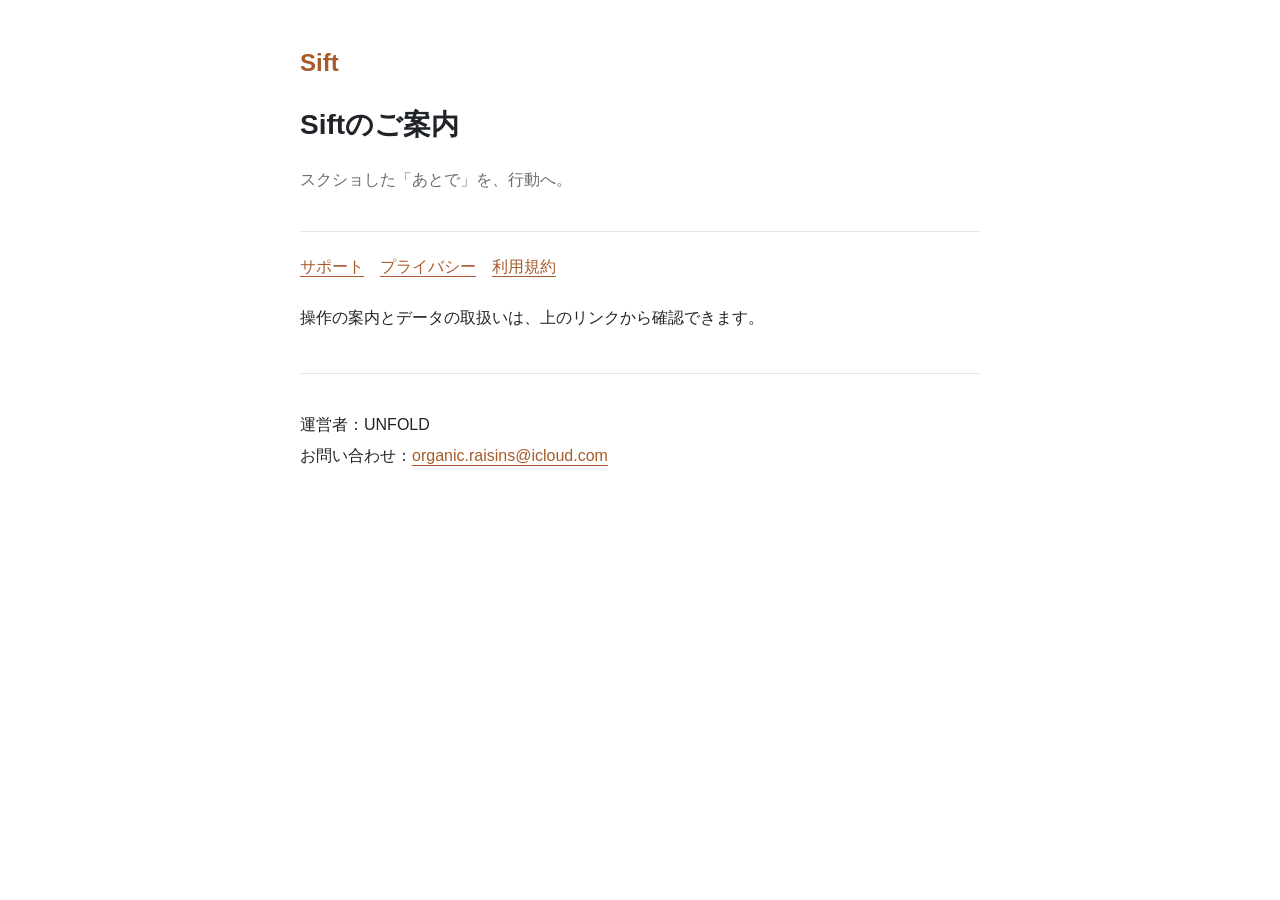
<file: index.html>
<!doctype html>
<html lang="ja"><head><meta charset="utf-8"><meta name="viewport" content="width=device-width,initial-scale=1"><meta http-equiv="Content-Security-Policy" content="default-src 'none'; style-src 'self'; base-uri 'none'; form-action 'none'"><title>Sift｜Siftのご案内</title><link rel="stylesheet" href="assets/site.css"></head><body><main>
<header><a href="./">Sift</a><h1>Siftのご案内</h1><p class="lead">スクショした「あとで」を、行動へ。</p></header>
<nav aria-label="案内"><a href="https://organicraisins-alt.github.io/sift-support/support/">サポート</a><a href="https://organicraisins-alt.github.io/sift-support/privacy/">プライバシー</a><a href="https://www.apple.com/legal/internet-services/itunes/dev/stdeula/">利用規約</a></nav>
<p>操作の案内とデータの取扱いは、上のリンクから確認できます。</p><footer><p>運営者：UNFOLD<br>お問い合わせ：<a href="mailto:organic.raisins@icloud.com">organic.raisins@icloud.com</a></p></footer>
</main></body></html>
</file>
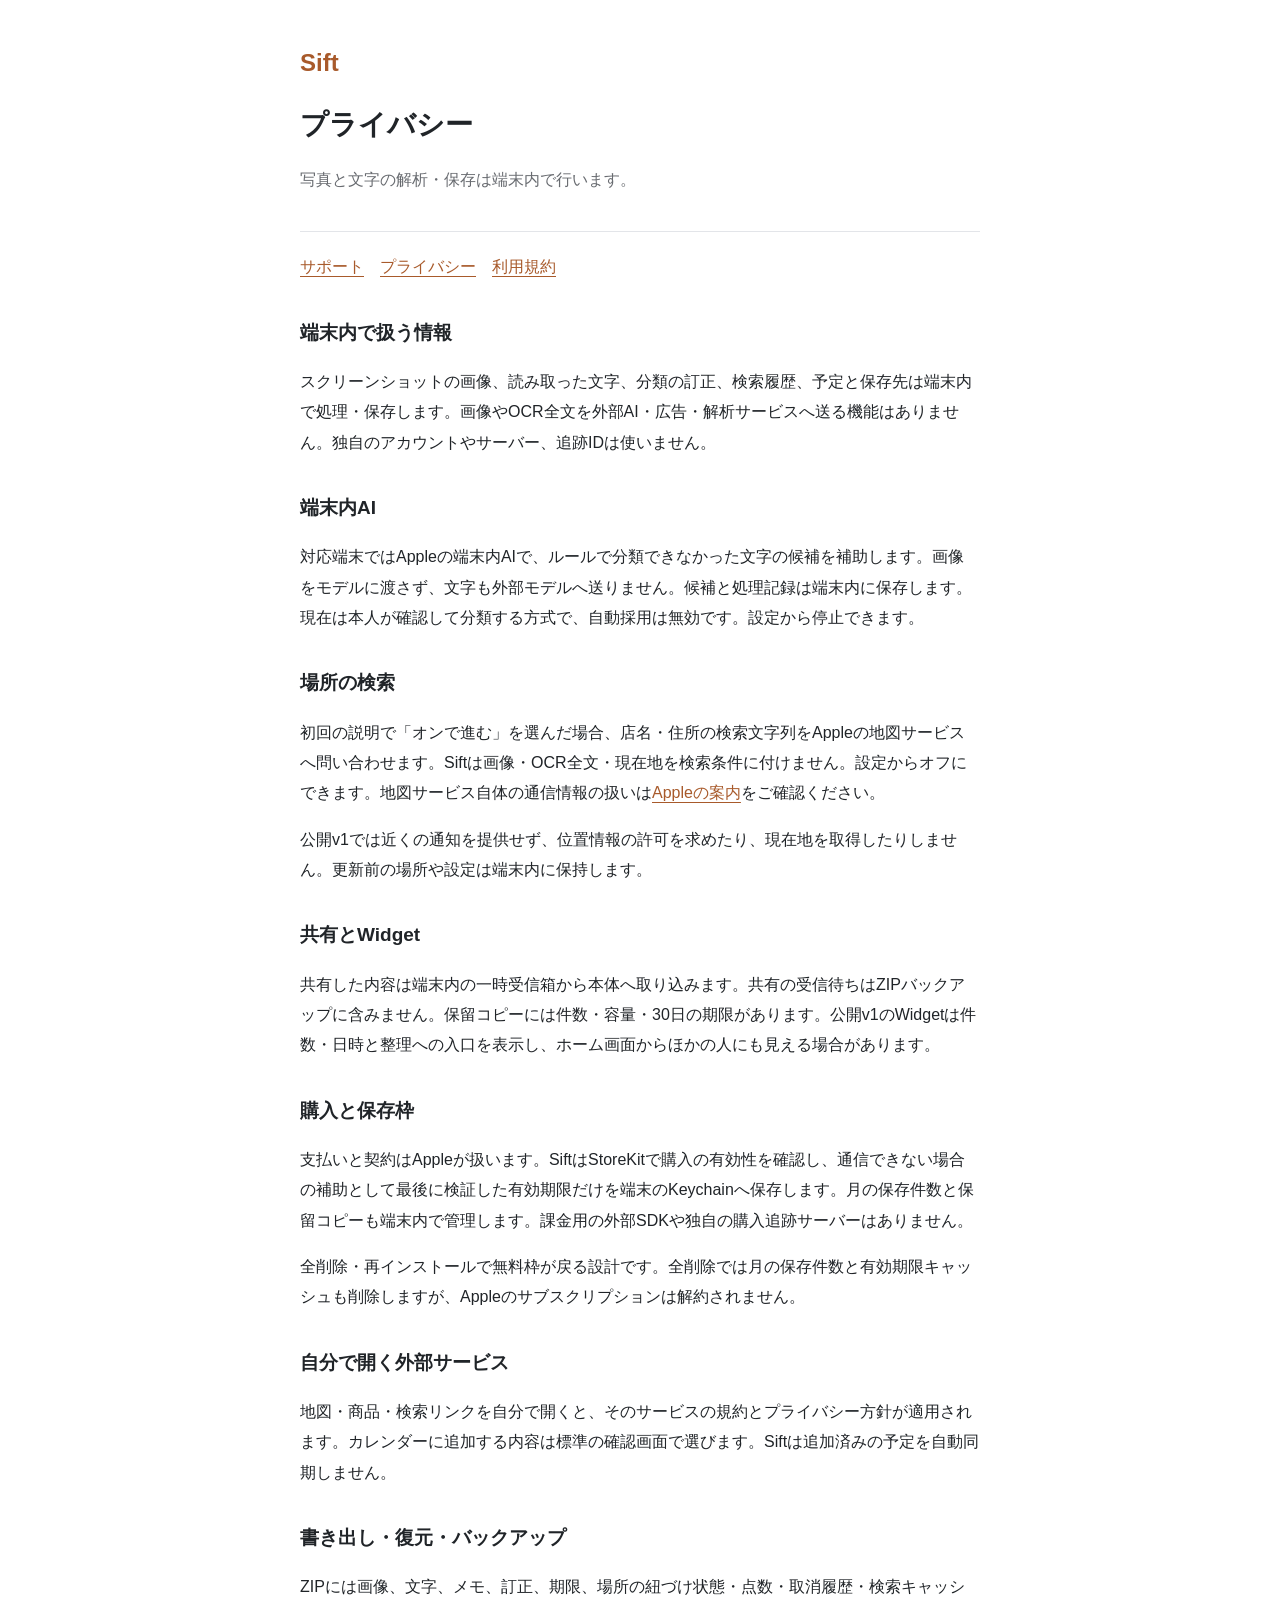
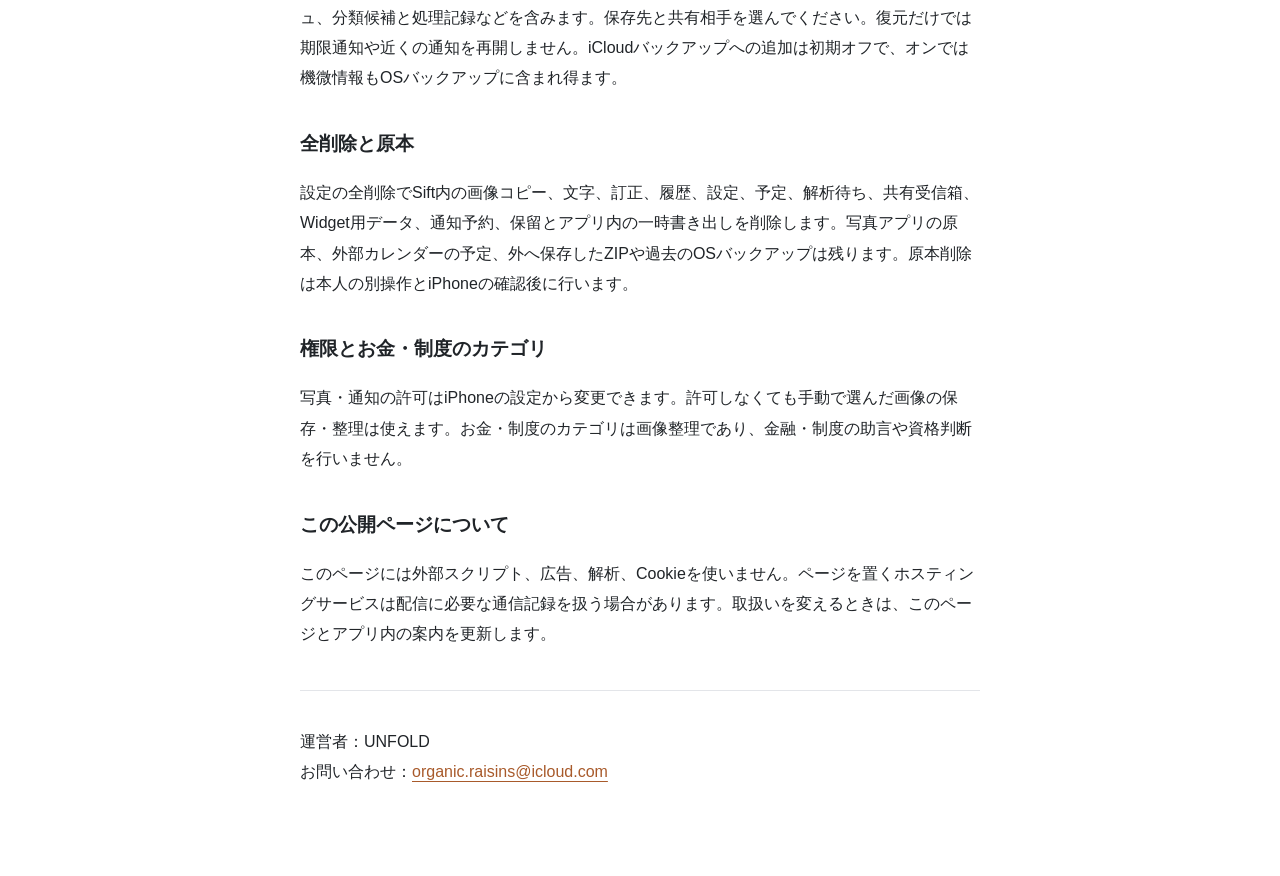
<file: privacy/index.html>
<!doctype html>
<html lang="ja"><head><meta charset="utf-8"><meta name="viewport" content="width=device-width,initial-scale=1"><meta http-equiv="Content-Security-Policy" content="default-src 'none'; style-src 'self'; base-uri 'none'; form-action 'none'"><title>Sift｜プライバシー</title><link rel="stylesheet" href="../assets/site.css"></head><body><main>
<header><a href="../">Sift</a><h1>プライバシー</h1><p class="lead">写真と文字の解析・保存は端末内で行います。</p></header>
<nav aria-label="案内"><a href="https://organicraisins-alt.github.io/sift-support/support/">サポート</a><a href="https://organicraisins-alt.github.io/sift-support/privacy/">プライバシー</a><a href="https://www.apple.com/legal/internet-services/itunes/dev/stdeula/">利用規約</a></nav>
<h2>端末内で扱う情報</h2><p>スクリーンショットの画像、読み取った文字、分類の訂正、検索履歴、予定と保存先は端末内で処理・保存します。画像やOCR全文を外部AI・広告・解析サービスへ送る機能はありません。独自のアカウントやサーバー、追跡IDは使いません。</p>
<h2>端末内AI</h2><p>対応端末ではAppleの端末内AIで、ルールで分類できなかった文字の候補を補助します。画像をモデルに渡さず、文字も外部モデルへ送りません。候補と処理記録は端末内に保存します。現在は本人が確認して分類する方式で、自動採用は無効です。設定から停止できます。</p>
<h2>場所の検索</h2><p>初回の説明で「オンで進む」を選んだ場合、店名・住所の検索文字列をAppleの地図サービスへ問い合わせます。Siftは画像・OCR全文・現在地を検索条件に付けません。設定からオフにできます。地図サービス自体の通信情報の扱いは<a href="https://www.apple.com/legal/privacy/data/ja/apple-maps/">Appleの案内</a>をご確認ください。</p><p>公開v1では近くの通知を提供せず、位置情報の許可を求めたり、現在地を取得したりしません。更新前の場所や設定は端末内に保持します。</p>
<h2>共有とWidget</h2><p>共有した内容は端末内の一時受信箱から本体へ取り込みます。共有の受信待ちはZIPバックアップに含みません。保留コピーには件数・容量・30日の期限があります。公開v1のWidgetは件数・日時と整理への入口を表示し、ホーム画面からほかの人にも見える場合があります。</p>
<h2>購入と保存枠</h2><p>支払いと契約はAppleが扱います。SiftはStoreKitで購入の有効性を確認し、通信できない場合の補助として最後に検証した有効期限だけを端末のKeychainへ保存します。月の保存件数と保留コピーも端末内で管理します。課金用の外部SDKや独自の購入追跡サーバーはありません。</p><p>全削除・再インストールで無料枠が戻る設計です。全削除では月の保存件数と有効期限キャッシュも削除しますが、Appleのサブスクリプションは解約されません。</p>
<h2>自分で開く外部サービス</h2><p>地図・商品・検索リンクを自分で開くと、そのサービスの規約とプライバシー方針が適用されます。カレンダーに追加する内容は標準の確認画面で選びます。Siftは追加済みの予定を自動同期しません。</p>
<h2>書き出し・復元・バックアップ</h2><p>ZIPには画像、文字、メモ、訂正、期限、場所の紐づけ状態・点数・取消履歴・検索キャッシュ、分類候補と処理記録などを含みます。保存先と共有相手を選んでください。復元だけでは期限通知や近くの通知を再開しません。iCloudバックアップへの追加は初期オフで、オンでは機微情報もOSバックアップに含まれ得ます。</p>
<h2>全削除と原本</h2><p>設定の全削除でSift内の画像コピー、文字、訂正、履歴、設定、予定、解析待ち、共有受信箱、Widget用データ、通知予約、保留とアプリ内の一時書き出しを削除します。写真アプリの原本、外部カレンダーの予定、外へ保存したZIPや過去のOSバックアップは残ります。原本削除は本人の別操作とiPhoneの確認後に行います。</p>
<h2>権限とお金・制度のカテゴリ</h2><p>写真・通知の許可はiPhoneの設定から変更できます。許可しなくても手動で選んだ画像の保存・整理は使えます。お金・制度のカテゴリは画像整理であり、金融・制度の助言や資格判断を行いません。</p>
<h2>この公開ページについて</h2><p>このページには外部スクリプト、広告、解析、Cookieを使いません。ページを置くホスティングサービスは配信に必要な通信記録を扱う場合があります。取扱いを変えるときは、このページとアプリ内の案内を更新します。</p>
<footer><p>運営者：UNFOLD<br>お問い合わせ：<a href="mailto:organic.raisins@icloud.com">organic.raisins@icloud.com</a></p></footer>
</main></body></html>
</file>
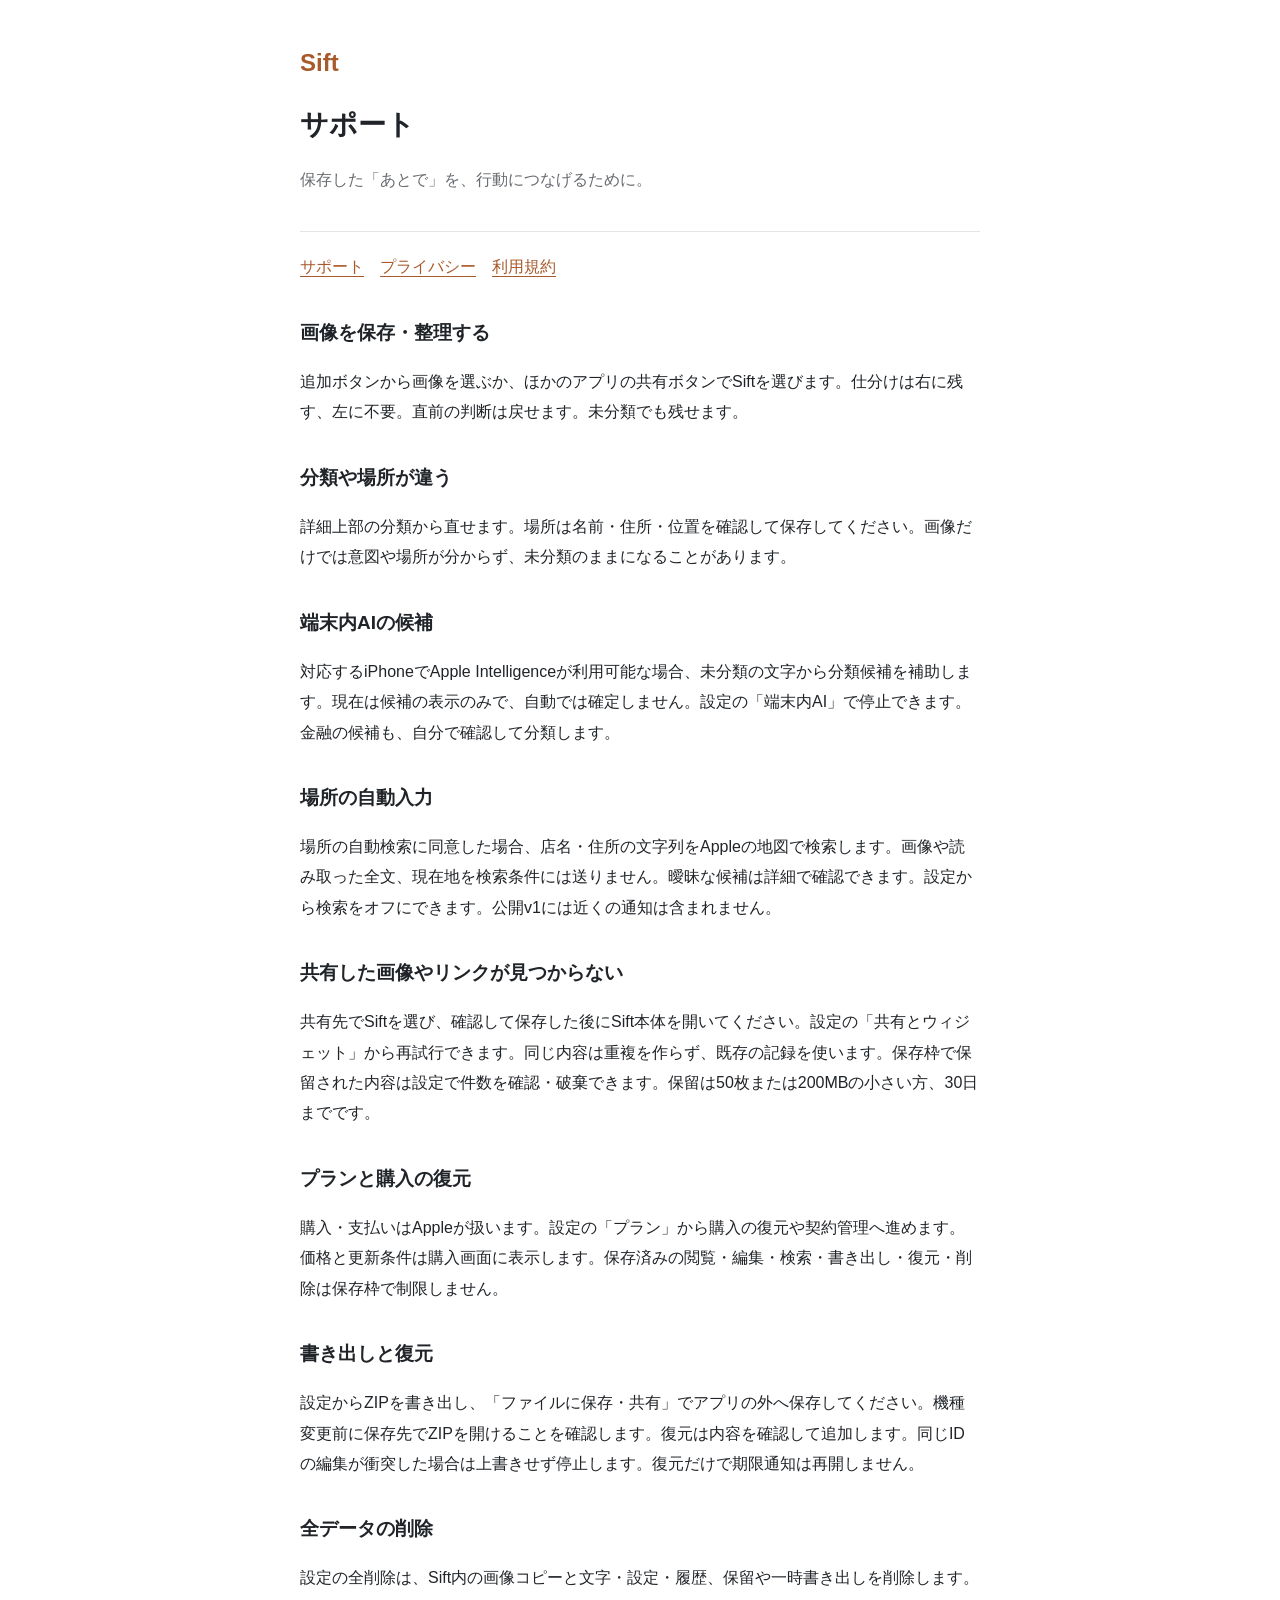
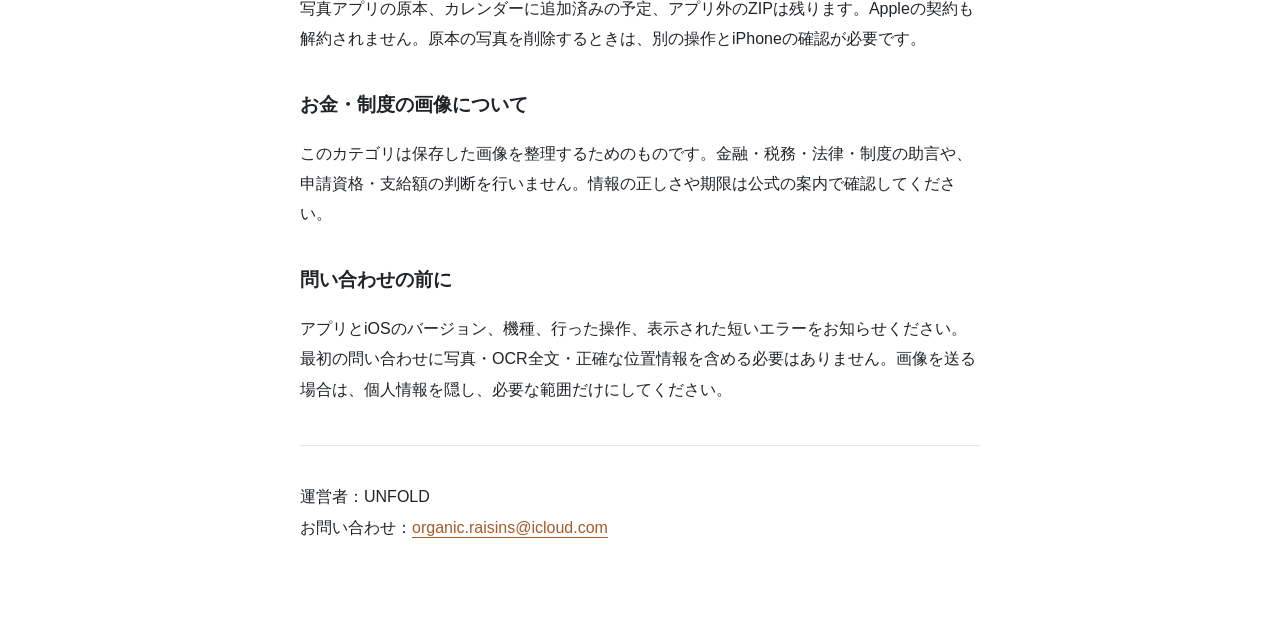
<file: support/index.html>
<!doctype html>
<html lang="ja"><head><meta charset="utf-8"><meta name="viewport" content="width=device-width,initial-scale=1"><meta http-equiv="Content-Security-Policy" content="default-src 'none'; style-src 'self'; base-uri 'none'; form-action 'none'"><title>Sift｜サポート</title><link rel="stylesheet" href="../assets/site.css"></head><body><main>
<header><a href="../">Sift</a><h1>サポート</h1><p class="lead">保存した「あとで」を、行動につなげるために。</p></header>
<nav aria-label="案内"><a href="https://organicraisins-alt.github.io/sift-support/support/">サポート</a><a href="https://organicraisins-alt.github.io/sift-support/privacy/">プライバシー</a><a href="https://www.apple.com/legal/internet-services/itunes/dev/stdeula/">利用規約</a></nav>
<h2>画像を保存・整理する</h2><p>追加ボタンから画像を選ぶか、ほかのアプリの共有ボタンでSiftを選びます。仕分けは右に残す、左に不要。直前の判断は戻せます。未分類でも残せます。</p>
<h2>分類や場所が違う</h2><p>詳細上部の分類から直せます。場所は名前・住所・位置を確認して保存してください。画像だけでは意図や場所が分からず、未分類のままになることがあります。</p>
<h2>端末内AIの候補</h2><p>対応するiPhoneでApple Intelligenceが利用可能な場合、未分類の文字から分類候補を補助します。現在は候補の表示のみで、自動では確定しません。設定の「端末内AI」で停止できます。金融の候補も、自分で確認して分類します。</p>
<h2>場所の自動入力</h2><p>場所の自動検索に同意した場合、店名・住所の文字列をAppleの地図で検索します。画像や読み取った全文、現在地を検索条件には送りません。曖昧な候補は詳細で確認できます。設定から検索をオフにできます。公開v1には近くの通知は含まれません。</p>
<h2>共有した画像やリンクが見つからない</h2><p>共有先でSiftを選び、確認して保存した後にSift本体を開いてください。設定の「共有とウィジェット」から再試行できます。同じ内容は重複を作らず、既存の記録を使います。保存枠で保留された内容は設定で件数を確認・破棄できます。保留は50枚または200MBの小さい方、30日までです。</p>
<h2>プランと購入の復元</h2><p>購入・支払いはAppleが扱います。設定の「プラン」から購入の復元や契約管理へ進めます。価格と更新条件は購入画面に表示します。保存済みの閲覧・編集・検索・書き出し・復元・削除は保存枠で制限しません。</p>
<h2>書き出しと復元</h2><p>設定からZIPを書き出し、「ファイルに保存・共有」でアプリの外へ保存してください。機種変更前に保存先でZIPを開けることを確認します。復元は内容を確認して追加します。同じIDの編集が衝突した場合は上書きせず停止します。復元だけで期限通知は再開しません。</p>
<h2>全データの削除</h2><p>設定の全削除は、Sift内の画像コピーと文字・設定・履歴、保留や一時書き出しを削除します。写真アプリの原本、カレンダーに追加済みの予定、アプリ外のZIPは残ります。Appleの契約も解約されません。原本の写真を削除するときは、別の操作とiPhoneの確認が必要です。</p>
<h2>お金・制度の画像について</h2><p>このカテゴリは保存した画像を整理するためのものです。金融・税務・法律・制度の助言や、申請資格・支給額の判断を行いません。情報の正しさや期限は公式の案内で確認してください。</p>
<h2>問い合わせの前に</h2><p>アプリとiOSのバージョン、機種、行った操作、表示された短いエラーをお知らせください。最初の問い合わせに写真・OCR全文・正確な位置情報を含める必要はありません。画像を送る場合は、個人情報を隠し、必要な範囲だけにしてください。</p>
<footer><p>運営者：UNFOLD<br>お問い合わせ：<a href="mailto:organic.raisins@icloud.com">organic.raisins@icloud.com</a></p></footer>
</main></body></html>
</file>
<file: assets/site.css>
:root{color-scheme:light dark;--bg:#fff;--ink:#202428;--muted:#686b70;--accent:#a85a2b;--line:#e3e5e9}
@media(prefers-color-scheme:dark){:root{--bg:#14191e;--ink:#f0f1f3;--muted:#969ca3;--accent:#dd8d57;--line:#30373f}}
*{box-sizing:border-box}body{margin:0;background:var(--bg);color:var(--ink);font:16px/1.9 -apple-system,BlinkMacSystemFont,"Hiragino Sans",sans-serif}main{max-width:720px;padding:40px 20px 72px;margin:auto}header{border-bottom:1px solid var(--line);padding-bottom:20px}h1{font-size:28px;line-height:1.5}h2{font-size:19px;margin-top:32px}a{color:var(--accent);text-underline-offset:4px}a:focus-visible{outline:2px solid var(--accent);outline-offset:5px}.draft{border:1px solid var(--line);border-radius:14px;padding:16px;color:var(--muted)}small{color:var(--muted)}

nav{display:flex;flex-wrap:wrap;gap:16px;margin:20px 0}header>a{font-size:24px;font-weight:700;text-decoration:none}.lead{color:var(--muted)}footer{margin-top:40px;border-top:1px solid var(--line);padding-top:20px;overflow-wrap:anywhere}main{width:100%}p,li{overflow-wrap:anywhere}@media(max-width:480px){main{padding:28px 20px 48px}h1{font-size:26px}}
</file>
